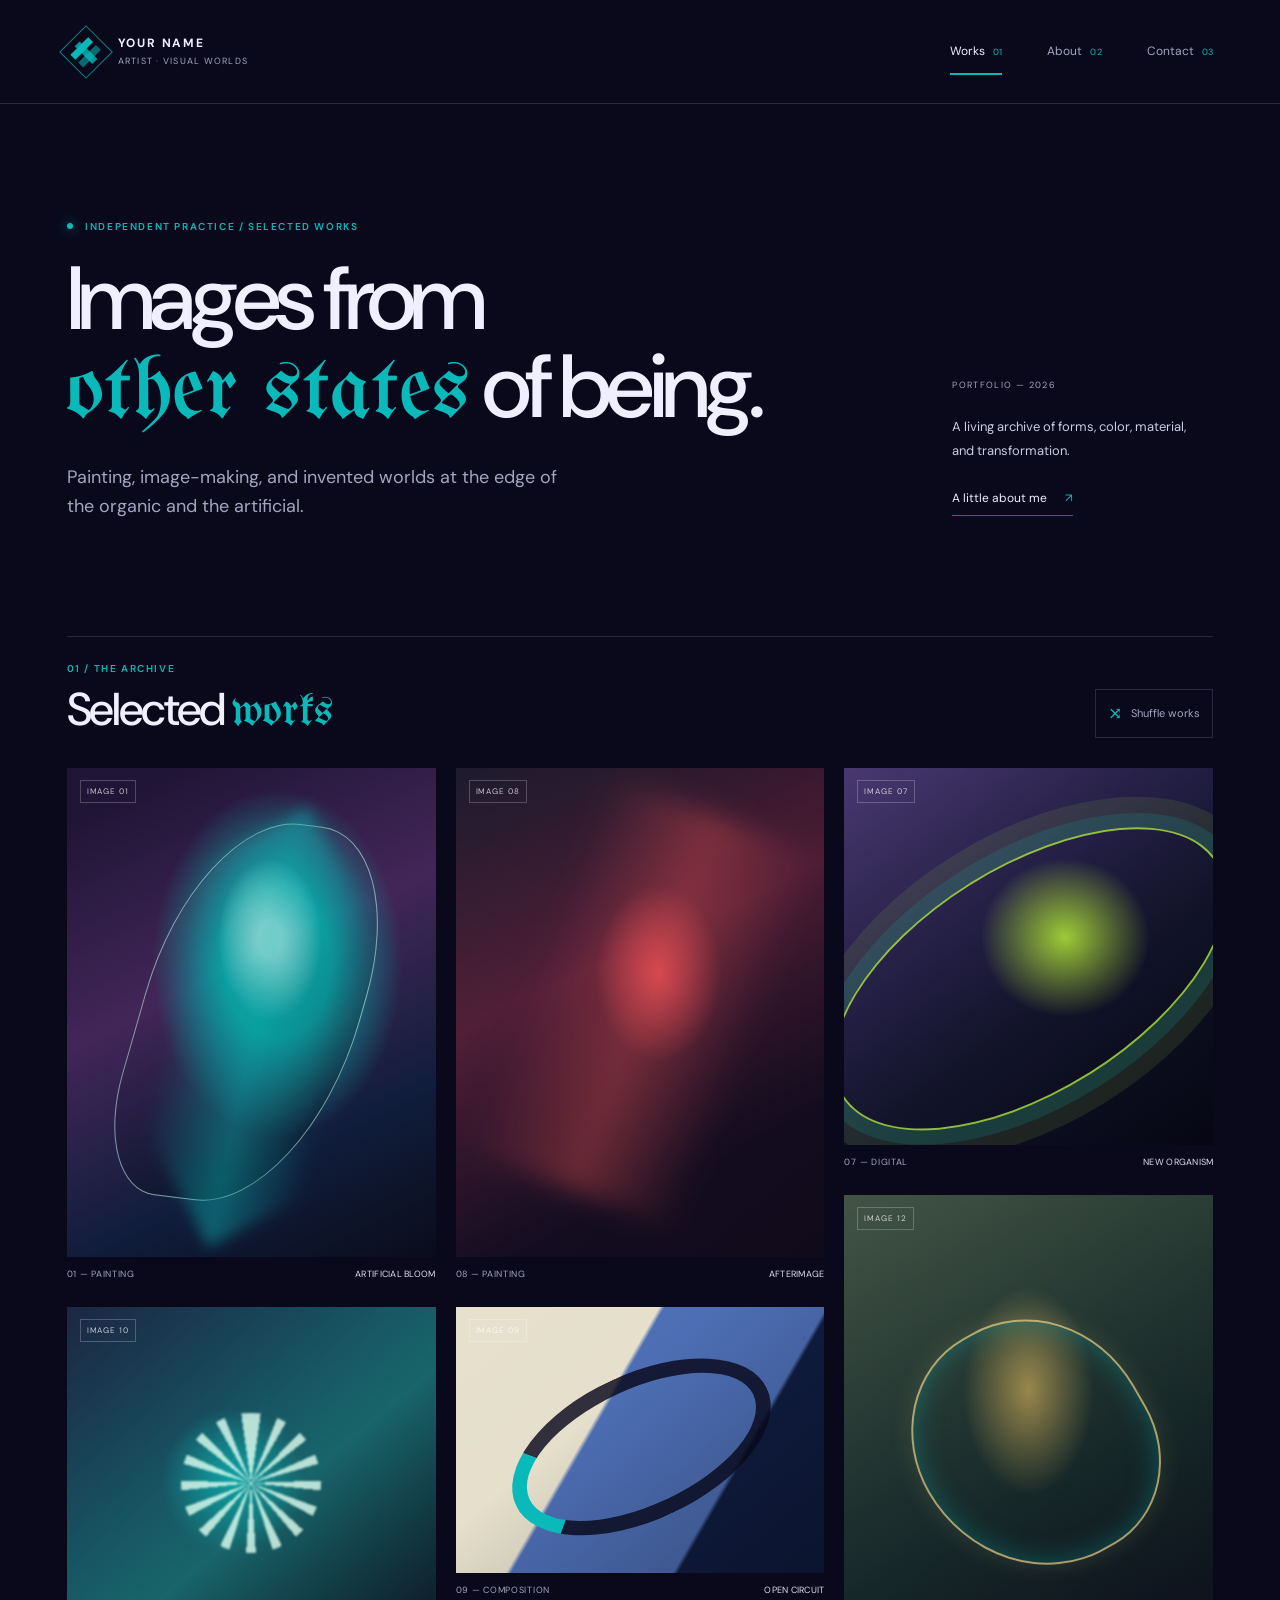
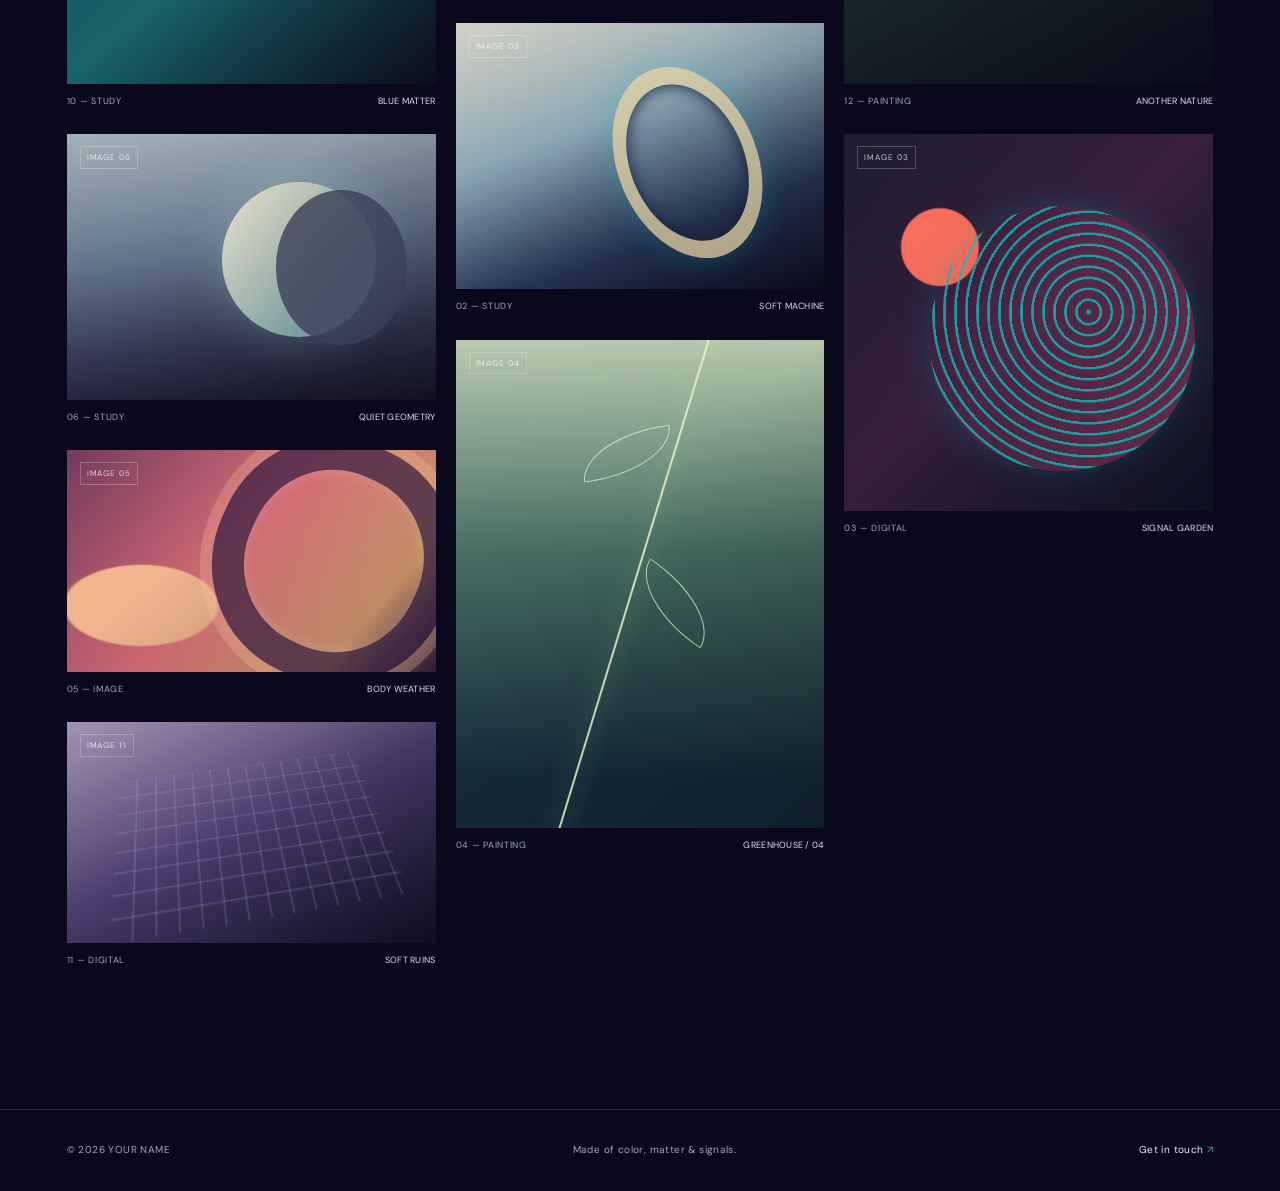
<file: index.html>
<!doctype html>
<html lang="en">
<head>
  <meta charset="utf-8">
  <meta name="viewport" content="width=device-width, initial-scale=1">
  <meta name="theme-color" content="#09091b">
  <meta name="description" content="An artist portfolio exploring painting, digital image-making, and constructed visual worlds.">
  <title>Selected Works — Artist Portfolio</title>
  <link rel="preconnect" href="https://fonts.googleapis.com">
  <link rel="preconnect" href="https://fonts.gstatic.com" crossorigin>
  <link href="https://fonts.googleapis.com/css2?family=DM+Sans:wght@400;500;600;700&family=UnifrakturMaguntia&display=swap" rel="stylesheet">
  <link rel="stylesheet" href="assets/css/style.css">
  <script src="assets/js/main.js" defer></script>
</head>
<body class="page-home">
  <header class="site-header">
    <a class="brand" href="index.html" aria-label="Artist portfolio home">
      <span class="brand-mark" aria-hidden="true"><span></span><span></span><span></span></span>
      <span class="brand-copy"><span class="brand-name">YOUR NAME</span><span class="brand-caption">ARTIST · VISUAL WORLDS</span></span>
    </a>
    <nav class="main-nav" aria-label="Main navigation">
      <a href="index.html" aria-current="page">Works <span class="nav-index">01</span></a>
      <a href="about.html">About <span class="nav-index">02</span></a>
      <a href="contact.html">Contact <span class="nav-index">03</span></a>
    </nav>
  </header>

  <main>
    <section class="home-intro" aria-labelledby="page-title">
      <div class="intro-main">
        <p class="eyebrow"><span class="status-dot"></span> Independent practice / Selected works</p>
        <h1 id="page-title">Images from<br><span class="gothic">other states</span> of being.</h1>
        <p class="intro-description">Painting, image-making, and invented worlds at the edge of the organic and the artificial.</p>
      </div>
      <div class="intro-side">
        <span class="side-index">PORTFOLIO — 2026</span>
        <p>A living archive of forms, color, material, and transformation.</p>
        <a class="text-link" href="about.html">A little about me <span aria-hidden="true">↗</span></a>
      </div>
    </section>

    <section class="work-section" aria-labelledby="work-heading">
      <div class="section-heading">
        <div>
          <p class="eyebrow">01 / The archive</p>
          <h2 id="work-heading">Selected <span class="gothic">works</span></h2>
        </div>
        <button class="shuffle-button" type="button" data-shuffle-button><span aria-hidden="true">⤨</span> Shuffle works</button>
      </div>
      <div class="gallery" data-shuffle-gallery aria-label="Selected artworks">
        <article class="artwork-card">
          <div class="artwork-placeholder visual-one shape-tall" role="img" aria-label="Abstract artwork placeholder, dark violet and turquoise layers"><span class="placeholder-tag">IMAGE 01</span><span class="placeholder-cross" aria-hidden="true"></span></div>
          <div class="artwork-meta"><span>01 — PAINTING</span><span>Artificial Bloom</span></div>
        </article>
        <article class="artwork-card">
          <div class="artwork-placeholder visual-two shape-landscape" role="img" aria-label="Abstract artwork placeholder, pale blue and warm ochre"><span class="placeholder-tag">IMAGE 02</span><span class="placeholder-orbit" aria-hidden="true"></span></div>
          <div class="artwork-meta"><span>02 — STUDY</span><span>Soft Machine</span></div>
        </article>
        <article class="artwork-card">
          <div class="artwork-placeholder visual-three shape-square" role="img" aria-label="Abstract artwork placeholder, red and midnight blue forms"><span class="placeholder-tag">IMAGE 03</span><span class="placeholder-disc" aria-hidden="true"></span></div>
          <div class="artwork-meta"><span>03 — DIGITAL</span><span>Signal Garden</span></div>
        </article>
        <article class="artwork-card">
          <div class="artwork-placeholder visual-four shape-tall" role="img" aria-label="Abstract artwork placeholder, green translucent layers"><span class="placeholder-tag">IMAGE 04</span><span class="placeholder-stem" aria-hidden="true"></span></div>
          <div class="artwork-meta"><span>04 — PAINTING</span><span>Greenhouse / 04</span></div>
        </article>
        <article class="artwork-card">
          <div class="artwork-placeholder visual-five shape-wide" role="img" aria-label="Abstract artwork placeholder, pink and orange organic shapes"><span class="placeholder-tag">IMAGE 05</span><span class="placeholder-rings" aria-hidden="true"></span></div>
          <div class="artwork-meta"><span>05 — IMAGE</span><span>Body Weather</span></div>
        </article>
        <article class="artwork-card">
          <div class="artwork-placeholder visual-six shape-landscape" role="img" aria-label="Abstract artwork placeholder, blue-grey atmospheric layers"><span class="placeholder-tag">IMAGE 06</span><span class="placeholder-moon" aria-hidden="true"></span></div>
          <div class="artwork-meta"><span>06 — STUDY</span><span>Quiet Geometry</span></div>
        </article>
        <article class="artwork-card">
          <div class="artwork-placeholder visual-seven shape-square" role="img" aria-label="Abstract artwork placeholder, acid green and violet"><span class="placeholder-tag">IMAGE 07</span><span class="placeholder-wave" aria-hidden="true"></span></div>
          <div class="artwork-meta"><span>07 — DIGITAL</span><span>New Organism</span></div>
        </article>
        <article class="artwork-card">
          <div class="artwork-placeholder visual-eight shape-tall" role="img" aria-label="Abstract artwork placeholder, deep red and black textures"><span class="placeholder-tag">IMAGE 08</span><span class="placeholder-flare" aria-hidden="true"></span></div>
          <div class="artwork-meta"><span>08 — PAINTING</span><span>Afterimage</span></div>
        </article>
        <article class="artwork-card">
          <div class="artwork-placeholder visual-nine shape-landscape" role="img" aria-label="Abstract artwork placeholder, cream and cobalt composition"><span class="placeholder-tag">IMAGE 09</span><span class="placeholder-loop" aria-hidden="true"></span></div>
          <div class="artwork-meta"><span>09 — COMPOSITION</span><span>Open Circuit</span></div>
        </article>
        <article class="artwork-card">
          <div class="artwork-placeholder visual-ten shape-square" role="img" aria-label="Abstract artwork placeholder, turquoise and charcoal forms"><span class="placeholder-tag">IMAGE 10</span><span class="placeholder-flower" aria-hidden="true"></span></div>
          <div class="artwork-meta"><span>10 — STUDY</span><span>Blue Matter</span></div>
        </article>
        <article class="artwork-card">
          <div class="artwork-placeholder visual-eleven shape-wide" role="img" aria-label="Abstract artwork placeholder, violet atmospheric field"><span class="placeholder-tag">IMAGE 11</span><span class="placeholder-grid" aria-hidden="true"></span></div>
          <div class="artwork-meta"><span>11 — DIGITAL</span><span>Soft Ruins</span></div>
        </article>
        <article class="artwork-card">
          <div class="artwork-placeholder visual-twelve shape-tall" role="img" aria-label="Abstract artwork placeholder, muted gold and dark green forms"><span class="placeholder-tag">IMAGE 12</span><span class="placeholder-shell" aria-hidden="true"></span></div>
          <div class="artwork-meta"><span>12 — PAINTING</span><span>Another Nature</span></div>
        </article>
      </div>
    </section>
  </main>

  <footer class="site-footer">
    <span>© <span data-year>2026</span> YOUR NAME</span>
    <span>Made of color, matter & signals.</span>
    <a href="contact.html">Get in touch <span aria-hidden="true">↗</span></a>
  </footer>
</body>
</html>
</file>
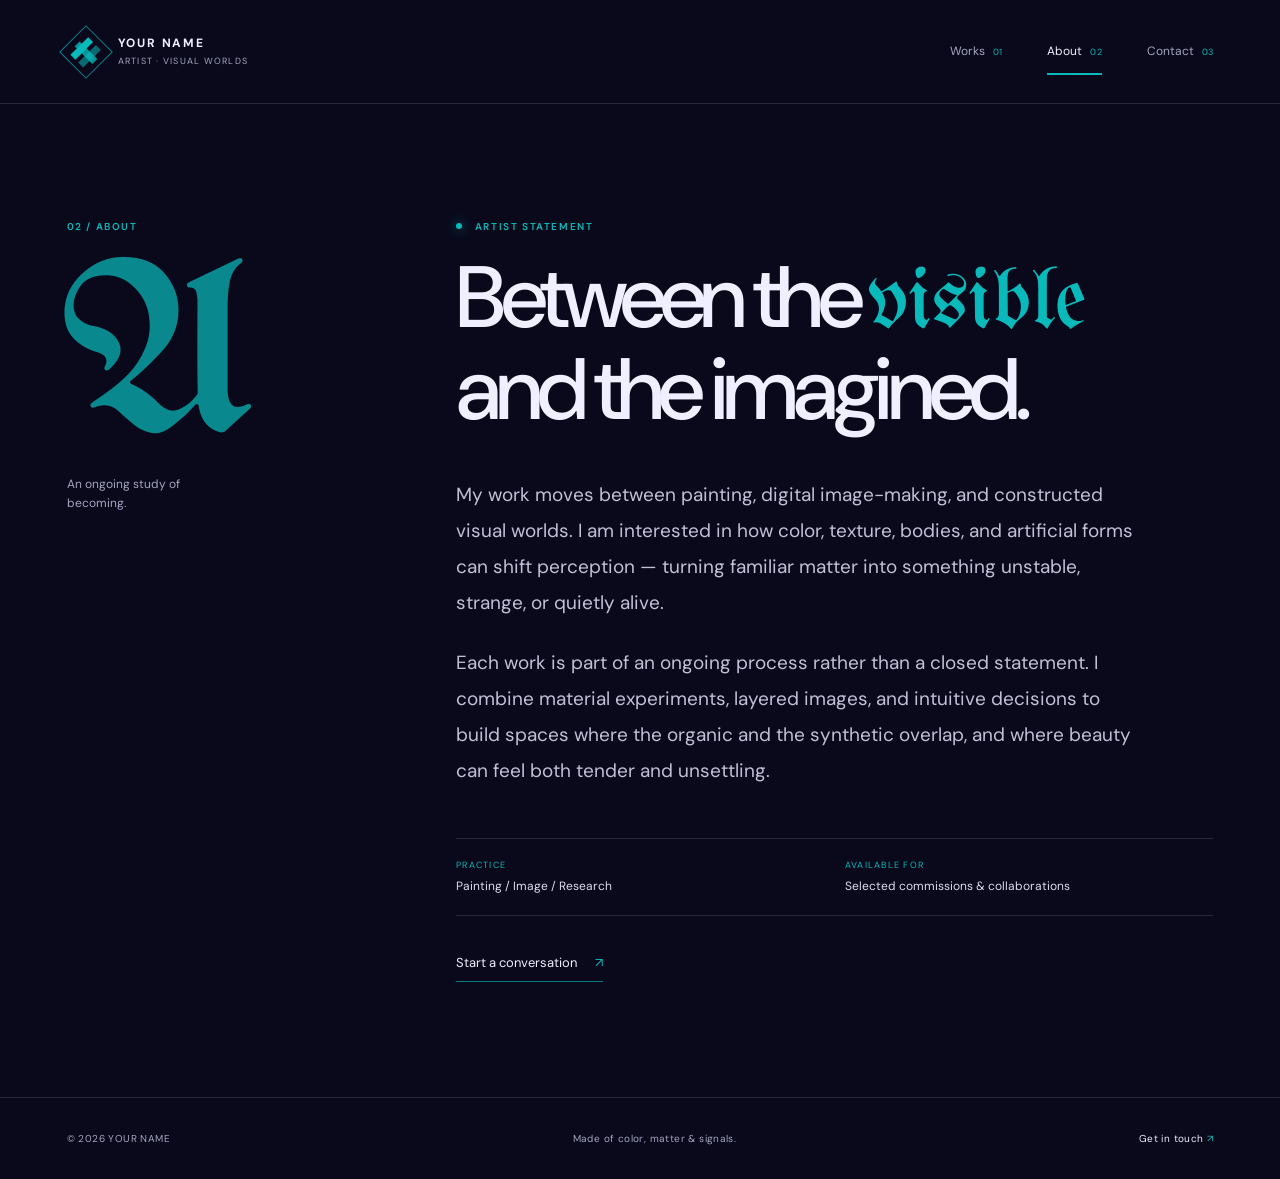
<file: about.html>
<!doctype html>
<html lang="en">
<head>
  <meta charset="utf-8">
  <meta name="viewport" content="width=device-width, initial-scale=1">
  <meta name="theme-color" content="#09091b">
  <meta name="description" content="About the artist and their creative practice.">
  <title>About — Artist Portfolio</title>
  <link rel="preconnect" href="https://fonts.googleapis.com">
  <link rel="preconnect" href="https://fonts.gstatic.com" crossorigin>
  <link href="https://fonts.googleapis.com/css2?family=DM+Sans:wght@400;500;600;700&family=UnifrakturMaguntia&display=swap" rel="stylesheet">
  <link rel="stylesheet" href="assets/css/style.css">
  <script src="assets/js/main.js" defer></script>
</head>
<body class="page-inner">
  <header class="site-header">
    <a class="brand" href="index.html" aria-label="Artist portfolio home">
      <span class="brand-mark" aria-hidden="true"><span></span><span></span><span></span></span>
      <span class="brand-copy"><span class="brand-name">YOUR NAME</span><span class="brand-caption">ARTIST · VISUAL WORLDS</span></span>
    </a>
    <nav class="main-nav" aria-label="Main navigation">
      <a href="index.html">Works <span class="nav-index">01</span></a>
      <a href="about.html" aria-current="page">About <span class="nav-index">02</span></a>
      <a href="contact.html">Contact <span class="nav-index">03</span></a>
    </nav>
  </header>

  <main class="inner-main about-layout">
    <aside class="inner-kicker">
      <p class="eyebrow">02 / About</p>
      <span class="giant-glyph gothic" aria-hidden="true">A</span>
      <p class="side-note">An ongoing study of becoming.</p>
    </aside>
    <article class="inner-content">
      <p class="eyebrow"><span class="status-dot"></span> Artist statement</p>
      <h1>Between the <span class="gothic">visible</span><br>and the imagined.</h1>
      <div class="prose">
        <p>My work moves between painting, digital image-making, and constructed visual worlds. I am interested in how color, texture, bodies, and artificial forms can shift perception — turning familiar matter into something unstable, strange, or quietly alive.</p>
        <p>Each work is part of an ongoing process rather than a closed statement. I combine material experiments, layered images, and intuitive decisions to build spaces where the organic and the synthetic overlap, and where beauty can feel both tender and unsettling.</p>
      </div>
      <div class="info-strip">
        <div><span class="strip-label">PRACTICE</span><span>Painting / Image / Research</span></div>
        <div><span class="strip-label">AVAILABLE FOR</span><span>Selected commissions & collaborations</span></div>
      </div>
      <a class="text-link larger-link" href="contact.html">Start a conversation <span aria-hidden="true">↗</span></a>
    </article>
  </main>

  <footer class="site-footer">
    <span>© <span data-year>2026</span> YOUR NAME</span>
    <span>Made of color, matter & signals.</span>
    <a href="contact.html">Get in touch <span aria-hidden="true">↗</span></a>
  </footer>
</body>
</html>
</file>
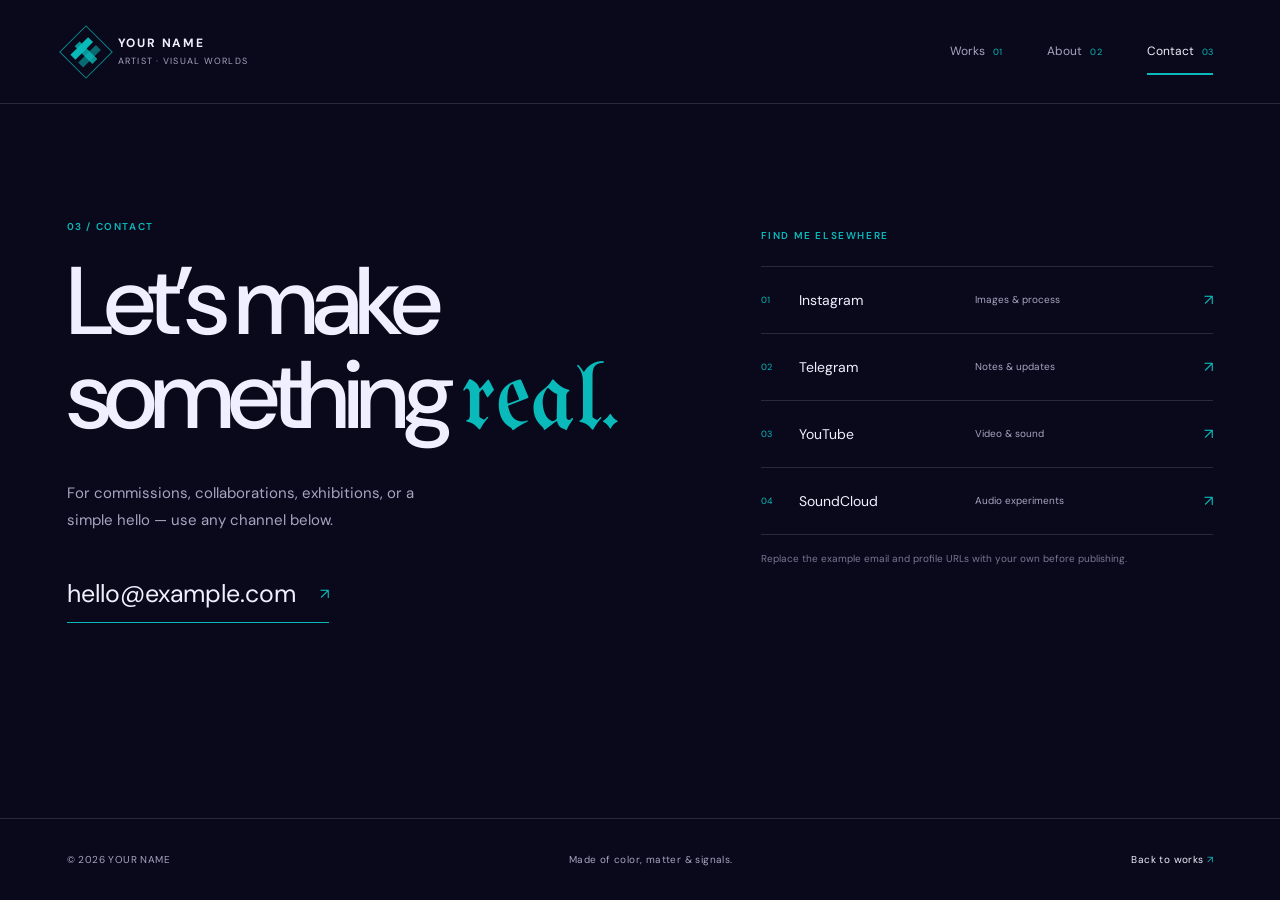
<file: contact.html>
<!doctype html>
<html lang="en">
<head>
  <meta charset="utf-8">
  <meta name="viewport" content="width=device-width, initial-scale=1">
  <meta name="theme-color" content="#09091b">
  <meta name="description" content="Contact and social links for the artist.">
  <title>Contact — Artist Portfolio</title>
  <link rel="preconnect" href="https://fonts.googleapis.com">
  <link rel="preconnect" href="https://fonts.gstatic.com" crossorigin>
  <link href="https://fonts.googleapis.com/css2?family=DM+Sans:wght@400;500;600;700&family=UnifrakturMaguntia&display=swap" rel="stylesheet">
  <link rel="stylesheet" href="assets/css/style.css">
  <script src="assets/js/main.js" defer></script>
</head>
<body class="page-inner">
  <header class="site-header">
    <a class="brand" href="index.html" aria-label="Artist portfolio home">
      <span class="brand-mark" aria-hidden="true"><span></span><span></span><span></span></span>
      <span class="brand-copy"><span class="brand-name">YOUR NAME</span><span class="brand-caption">ARTIST · VISUAL WORLDS</span></span>
    </a>
    <nav class="main-nav" aria-label="Main navigation">
      <a href="index.html">Works <span class="nav-index">01</span></a>
      <a href="about.html">About <span class="nav-index">02</span></a>
      <a href="contact.html" aria-current="page">Contact <span class="nav-index">03</span></a>
    </nav>
  </header>

  <main class="inner-main contact-layout">
    <section class="contact-heading">
      <p class="eyebrow">03 / Contact</p>
      <h1>Let’s make<br>something <span class="gothic">real.</span></h1>
      <p class="contact-intro">For commissions, collaborations, exhibitions, or a simple hello — use any channel below.</p>
      <a class="email-link" href="mailto:hello@example.com">hello@example.com <span aria-hidden="true">↗</span></a>
    </section>
    <section class="social-section" aria-labelledby="social-heading">
      <p class="eyebrow" id="social-heading">Find me elsewhere</p>
      <div class="social-list">
        <a href="https://instagram.com/yourusername" target="_blank" rel="noreferrer"><span class="social-number">01</span><span class="social-name">Instagram</span><span class="social-note">Images & process</span><span class="social-arrow" aria-hidden="true">↗</span></a>
        <a href="https://t.me/yourusername" target="_blank" rel="noreferrer"><span class="social-number">02</span><span class="social-name">Telegram</span><span class="social-note">Notes & updates</span><span class="social-arrow" aria-hidden="true">↗</span></a>
        <a href="https://youtube.com/@yourusername" target="_blank" rel="noreferrer"><span class="social-number">03</span><span class="social-name">YouTube</span><span class="social-note">Video & sound</span><span class="social-arrow" aria-hidden="true">↗</span></a>
        <a href="https://soundcloud.com/yourusername" target="_blank" rel="noreferrer"><span class="social-number">04</span><span class="social-name">SoundCloud</span><span class="social-note">Audio experiments</span><span class="social-arrow" aria-hidden="true">↗</span></a>
      </div>
      <p class="small-note">Replace the example email and profile URLs with your own before publishing.</p>
    </section>
  </main>

  <footer class="site-footer">
    <span>© <span data-year>2026</span> YOUR NAME</span>
    <span>Made of color, matter & signals.</span>
    <a href="index.html">Back to works <span aria-hidden="true">↗</span></a>
  </footer>
</body>
</html>
</file>
<file: assets/css/style.css>
:root {
  color-scheme: dark;
  --bg: #09091b;
  --bg-soft: #101027;
  --bg-card: #14142c;
  --line: rgba(220, 221, 255, 0.15);
  --text: #f0efff;
  --muted: #a5a5c1;
  --accent: #0ABABA;
  --accent-soft: rgba(10, 186, 186, 0.16);
  --sans: "DM Sans", "Helvetica Neue", Arial, sans-serif;
  --gothic: "UnifrakturMaguntia", Georgia, serif;
  --page-width: 1440px;
  --page-pad: clamp(20px, 5.2vw, 82px);
}

* { box-sizing: border-box; }
html { scroll-behavior: smooth; }
body {
  margin: 0;
  background: var(--bg);
  color: var(--text);
  font-family: var(--sans);
  font-size: 15px;
  line-height: 1.6;
  -webkit-font-smoothing: antialiased;
}
::selection { background: var(--accent); color: var(--bg); }
a { color: inherit; text-decoration: none; }
button { font: inherit; }
button:focus-visible, a:focus-visible { outline: 2px solid var(--accent); outline-offset: 5px; }

.site-header, main, .site-footer {
  width: min(100%, var(--page-width));
  margin-inline: auto;
  padding-inline: var(--page-pad);
}
.site-header {
  min-height: 104px;
  display: flex;
  align-items: center;
  justify-content: space-between;
  gap: 28px;
  border-bottom: 1px solid var(--line);
}
.brand { display: inline-flex; align-items: center; gap: 13px; min-width: 220px; }
.brand-mark {
  width: 38px; height: 38px; position: relative; display: block;
  border: 1px solid rgba(10, 186, 186, .7); transform: rotate(45deg);
}
.brand-mark span { position: absolute; background: var(--accent); display: block; }
.brand-mark span:nth-child(1) { width: 7px; height: 25px; left: 9px; top: 6px; }
.brand-mark span:nth-child(2) { width: 7px; height: 25px; left: 20px; top: 6px; opacity: .55; }
.brand-mark span:nth-child(3) { height: 7px; width: 25px; left: 6px; top: 15px; opacity: .8; }
.brand-copy { display: grid; gap: 1px; }
.brand-name { font-size: 12px; font-weight: 700; letter-spacing: .15em; }
.brand-caption { color: var(--muted); font-size: 9px; letter-spacing: .14em; }
.main-nav { display: flex; align-items: center; gap: clamp(18px, 3.5vw, 52px); }
.main-nav a { color: var(--muted); font-size: 12px; transition: color .2s ease; }
.main-nav a:hover, .main-nav a[aria-current="page"] { color: var(--text); }
.main-nav a[aria-current="page"] { position: relative; }
.main-nav a[aria-current="page"]::after { content: ""; position: absolute; height: 2px; left: 0; right: 0; bottom: -14px; background: var(--accent); }
.nav-index { margin-left: 5px; color: var(--accent); font-size: 9px; letter-spacing: .04em; }

.home-intro { padding-block: clamp(62px, 9vw, 132px) clamp(72px, 9vw, 124px); display: grid; grid-template-columns: minmax(0, 1.5fr) minmax(180px, .5fr); align-items: end; gap: clamp(36px, 8vw, 120px); }
.eyebrow { margin: 0 0 20px; color: var(--accent); font-size: 10px; font-weight: 600; letter-spacing: .16em; text-transform: uppercase; }
.status-dot { display: inline-block; height: 6px; width: 6px; border-radius: 50%; margin: 0 9px 1px 0; background: var(--accent); box-shadow: 0 0 12px rgba(10, 186, 186, .75); }
h1, h2, p { margin-top: 0; }
.home-intro h1, .inner-content h1, .contact-heading h1 { max-width: 900px; margin-bottom: 25px; font-size: clamp(46px, 7vw, 96px); line-height: .98; font-weight: 500; letter-spacing: -.065em; }
.gothic { font-family: var(--gothic); font-weight: 400; letter-spacing: 0; color: var(--accent); }
.intro-description { max-width: 520px; margin: 0; color: var(--muted); font-size: clamp(15px, 1.5vw, 18px); }
.intro-side { max-width: 235px; padding-bottom: 4px; }
.side-index { color: var(--muted); font-size: 9px; letter-spacing: .15em; }
.intro-side p { margin: 20px 0 23px; color: #cbcbe0; font-size: 13px; line-height: 1.8; }
.text-link { display: inline-flex; gap: 18px; align-items: center; padding-bottom: 7px; border-bottom: 1px solid rgba(10,186,186,.65); font-size: 12px; transition: gap .2s ease, color .2s ease; }
.text-link span, .site-footer a span { color: var(--accent); }
.text-link:hover { gap: 25px; color: var(--accent); }
.work-section { padding-bottom: clamp(70px, 9vw, 130px); }
.section-heading { display: flex; align-items: end; justify-content: space-between; gap: 24px; margin-bottom: 30px; padding-top: 24px; border-top: 1px solid var(--line); }
.section-heading .eyebrow { margin-bottom: 7px; }
.section-heading h2 { margin: 0; font-size: clamp(30px, 4vw, 46px); line-height: 1.1; font-weight: 500; letter-spacing: -.05em; }
.shuffle-button { flex: 0 0 auto; display: inline-flex; align-items: center; gap: 9px; padding: 10px 12px; color: var(--muted); background: transparent; border: 1px solid var(--line); cursor: pointer; font-size: 11px; transition: border-color .2s ease, color .2s ease; }
.shuffle-button span { color: var(--accent); font-size: 17px; }
.shuffle-button:hover { color: var(--text); border-color: var(--accent); }
.gallery { columns: 3 245px; column-gap: 20px; }
.artwork-card { display: inline-block; width: 100%; margin: 0 0 26px; break-inside: avoid; animation: appear .45s ease both; }
.artwork-photo { display: block; width: 100%; height: auto; object-fit: cover; }
.artwork-placeholder { position: relative; width: 100%; overflow: hidden; isolation: isolate; background: var(--bg-card); }
.artwork-placeholder::before, .artwork-placeholder::after { content: ""; position: absolute; pointer-events: none; }
.artwork-placeholder::before { inset: 0; z-index: -1; background: linear-gradient(140deg, rgba(255,255,255,.05), transparent 38%, rgba(0,0,0,.3)); }
.shape-tall { aspect-ratio: 4 / 5.3; }
.shape-landscape { aspect-ratio: 5 / 3.6; }
.shape-square { aspect-ratio: 1 / 1.02; }
.shape-wide { aspect-ratio: 5 / 3; }
.placeholder-tag { position: absolute; left: 13px; top: 12px; z-index: 3; padding: 4px 6px; color: rgba(255,255,255,.75); border: 1px solid rgba(255,255,255,.22); font-size: 8px; letter-spacing: .12em; }
.visual-one { background: radial-gradient(ellipse at 55% 35%, #b9d9d4 0 4%, transparent 18%), radial-gradient(ellipse at 57% 40%, #0d979b 0 18%, transparent 42%), linear-gradient(154deg, #201536 8%, #422658 42%, #101d3b 74%, #0a0c1b); }
.visual-one::before { inset: 10% 21%; border: 1px solid rgba(206,255,241,.55); transform: rotate(16deg) skewY(-9deg); border-radius: 48% 42% 51% 30%; }
.visual-one::after { width: 80%; height: 70%; left: 12%; top: 18%; background: linear-gradient(130deg, transparent 30%, rgba(10,186,186,.44), transparent 68%); transform: rotate(-28deg); filter: blur(7px); }
.visual-two { background: linear-gradient(160deg, #d0d0c1, #8ca6b3 38%, #29385a 72%, #101026); }
.placeholder-orbit { position: absolute; width: 54%; aspect-ratio: 1; right: 10%; top: 15%; border-radius: 50%; border: 18px solid rgba(229, 211, 165, .75); box-shadow: inset 0 0 20px #13213b, 0 0 35px rgba(10,186,186,.25); transform: rotate(-23deg) scaleX(.7); }
.visual-three { background: radial-gradient(circle at 26% 30%, #f86a58 0 10%, transparent 10.5%), linear-gradient(135deg, #131226, #39213f 48%, #11182d); }
.placeholder-disc { position: absolute; width: 72%; aspect-ratio: 1; top: 19%; left: 23%; border-radius: 50%; background: repeating-radial-gradient(circle at 60% 40%, rgba(10,186,186,.8) 0 2px, transparent 3px 11px), linear-gradient(120deg, transparent, rgba(204,75,115,.45)); box-shadow: 0 0 35px rgba(10,186,186,.2); }
.visual-four { background: linear-gradient(180deg, #b4c7ab, #466d62 43%, #172d3d 90%); }
.placeholder-stem { position: absolute; width: 2px; height: 120%; top: -10%; left: 48%; background: rgba(234,242,199,.85); transform: rotate(17deg); box-shadow: 0 0 25px rgba(191,239,172,.6); }
.placeholder-stem::before, .placeholder-stem::after { content: ""; position: absolute; width: 90px; height: 45px; border: 1px solid rgba(210,255,202,.75); border-radius: 100% 0 100% 0; }
.placeholder-stem::before { top: 25%; left: -90px; transform: rotate(-24deg); }
.placeholder-stem::after { top: 47%; left: 0; transform: rotate(17deg) scaleX(-1); }
.visual-five { background: radial-gradient(ellipse at 20% 70%, #f0b48e 0 18%, transparent 19%), linear-gradient(130deg, #6c3155, #d56d76 45%, #edab7d 80%, #3d244a); }
.placeholder-rings { position: absolute; width: 65%; height: 110%; right: -5%; top: -5%; border: 32px solid rgba(40,24,62,.65); border-radius: 48%; transform: rotate(25deg); box-shadow: 0 0 0 12px rgba(245,201,155,.26), inset 0 0 15px rgba(255,255,255,.18); }
.visual-six { background: linear-gradient(174deg, #9fadb4, #64758b 42%, #343954 75%, #19172b); }
.placeholder-moon { position: absolute; width: 42%; aspect-ratio: 1; right: 16%; top: 18%; border-radius: 50%; background: linear-gradient(130deg, #ede4cb, #7b9d9f 70%); box-shadow: 0 0 48px rgba(183,225,226,.26); }
.placeholder-moon::after { content: ""; position: absolute; inset: 5% -20% -5% 35%; border-radius: 50%; background: #394158; opacity: .8; }
.visual-seven { background: radial-gradient(ellipse at 60% 45%, #a9d93a, transparent 27%), linear-gradient(145deg, #3e2e68, #13152d 63%, #09091b); }
.placeholder-wave { position: absolute; width: 120%; height: 60%; left: -10%; top: 26%; border: 2px solid rgba(175,232,65,.8); border-radius: 50%; transform: rotate(-32deg); box-shadow: 0 0 0 15px rgba(10,186,186,.15), 0 0 0 32px rgba(175,232,65,.1); }
.visual-eight { background: radial-gradient(ellipse at 55% 42%, #d34552, transparent 22%), linear-gradient(155deg, #100f22, #501e37 40%, #170f26 78%); }
.placeholder-flare { position: absolute; width: 62%; height: 82%; left: 20%; top: 7%; background: linear-gradient(90deg, transparent, rgba(242,87,83,.35), transparent); filter: blur(12px); transform: rotate(21deg); }
.visual-nine { background: linear-gradient(120deg, #e5dfcb 0 39%, #4d6eb4 40% 71%, #101d42 72%); }
.placeholder-loop { position: absolute; width: 75%; height: 55%; left: 13%; top: 25%; border: 15px solid rgba(9,9,27,.82); border-left-color: #0ABABA; border-radius: 50%; transform: rotate(-25deg); }
.visual-ten { background: radial-gradient(circle at 45% 46%, rgba(10,186,186,.8), transparent 25%), linear-gradient(140deg, #101b39, #1a6d73 54%, #111326); }
.placeholder-flower { position: absolute; width: 38%; aspect-ratio: 1; left: 31%; top: 28%; background: repeating-conic-gradient(from 0deg, rgba(224,255,241,.8) 0deg 8deg, transparent 8deg 22deg); border-radius: 50%; filter: blur(1px); }
.visual-eleven { background: linear-gradient(155deg, #9e8dad, #4d3e71 48%, #16142e); }
.placeholder-grid { position: absolute; inset: 14%; background: repeating-linear-gradient(90deg, transparent 0 18px, rgba(205,203,255,.18) 19px 20px), repeating-linear-gradient(0deg, transparent 0 18px, rgba(205,203,255,.16) 19px 20px); transform: perspective(190px) rotateX(18deg) rotateZ(-9deg); }
.visual-twelve { background: radial-gradient(ellipse at 50% 40%, #9d8b4e, transparent 25%), linear-gradient(155deg, #394b3c, #182b2c 60%, #101024); }
.placeholder-shell { position: absolute; width: 63%; height: 52%; left: 20%; top: 25%; border: 2px solid rgba(235,212,137,.7); border-radius: 48% 52% 43% 57%; transform: rotate(-30deg); box-shadow: inset 0 0 28px rgba(10,186,186,.35), 0 0 25px rgba(235,212,137,.14); }
.artwork-meta { display: flex; justify-content: space-between; gap: 12px; padding-top: 10px; color: var(--muted); font-size: 9px; letter-spacing: .08em; text-transform: uppercase; }
.artwork-meta span:last-child { color: #e0deef; text-align: right; letter-spacing: .03em; }
@keyframes appear { from { opacity: .45; transform: translateY(5px); } to { opacity: 1; transform: translateY(0); } }

.site-footer { display: flex; align-items: center; justify-content: space-between; gap: 18px; min-height: 82px; border-top: 1px solid var(--line); color: var(--muted); font-size: 10px; letter-spacing: .04em; }
.site-footer a { color: var(--text); }
.site-footer a:hover { color: var(--accent); }

/* Interior pages */
.inner-main { min-height: calc(100vh - 186px); padding-top: clamp(65px, 9vw, 125px); padding-bottom: clamp(70px, 9vw, 130px); }
.about-layout { display: grid; grid-template-columns: minmax(150px, .55fr) minmax(0, 1.45fr); gap: clamp(34px, 8vw, 120px); }
.inner-kicker { position: relative; }
.giant-glyph { display: block; margin: 33px 0 12px -8px; color: rgba(10,186,186,.72); font-size: clamp(115px, 19vw, 260px); line-height: .8; }
.side-note { max-width: 160px; color: var(--muted); font-size: 12px; }
.inner-content h1 { font-size: clamp(44px, 6.8vw, 88px); margin-bottom: 44px; }
.prose { max-width: 680px; color: #c1c0d6; font-size: clamp(16px, 1.7vw, 19px); line-height: 1.9; }
.prose p { margin-bottom: 24px; }
.info-strip { display: grid; grid-template-columns: 1fr 1fr; gap: 20px; margin: 48px 0 34px; padding-block: 19px; border-block: 1px solid var(--line); }
.info-strip > div { display: grid; gap: 5px; color: #dedced; font-size: 12px; }
.strip-label { color: var(--accent); font-size: 9px; letter-spacing: .14em; }
.larger-link { font-size: 13px; }
.contact-layout { display: grid; grid-template-columns: minmax(0, 1fr) minmax(300px, .8fr); gap: clamp(45px, 10vw, 150px); align-items: start; }
.contact-heading h1 { font-size: clamp(54px, 7.5vw, 100px); margin-bottom: 30px; }
.contact-intro { max-width: 370px; color: var(--muted); font-size: 15px; line-height: 1.8; }
.email-link { display: inline-flex; align-items: center; gap: 24px; margin-top: 25px; padding-bottom: 8px; border-bottom: 1px solid var(--accent); font-size: clamp(18px, 2.1vw, 25px); }
.email-link span { color: var(--accent); font-size: 15px; }
.social-section { padding-top: 9px; }
.social-section > .eyebrow { margin-bottom: 22px; }
.social-list { border-top: 1px solid var(--line); }
.social-list a { display: grid; grid-template-columns: 28px minmax(100px, .8fr) minmax(100px, 1fr) 20px; align-items: center; gap: 10px; min-height: 67px; border-bottom: 1px solid var(--line); transition: background .2s ease, padding .2s ease; }
.social-list a:hover { background: rgba(10,186,186,.045); padding-inline: 9px; }
.social-number { color: var(--accent); font-size: 9px; }
.social-name { font-size: 14px; }
.social-note { color: var(--muted); font-size: 10px; }
.social-arrow { justify-self: end; color: var(--accent); }
.small-note { margin-top: 16px; color: #777794; font-size: 10px; line-height: 1.6; }

@media (min-width: 1500px) { .gallery { columns: 4 240px; } }
@media (max-width: 820px) {
  .site-header { min-height: 88px; }
  .brand { min-width: 0; }
  .brand-caption { display: none; }
  .home-intro { grid-template-columns: 1fr; gap: 30px; padding-top: 78px; }
  .intro-side { max-width: 440px; display: grid; grid-template-columns: 1fr 1fr; column-gap: 20px; }
  .intro-side .side-index { grid-column: 1 / -1; }
  .intro-side p { margin: 10px 0 0; }
  .intro-side .text-link { align-self: end; justify-self: start; }
  .gallery { columns: 2 220px; }
  .about-layout { grid-template-columns: 1fr; gap: 30px; }
  .inner-kicker { display: flex; align-items: center; gap: 20px; }
  .inner-kicker .eyebrow { margin: 0; }
  .giant-glyph { margin: 0; font-size: 90px; }
  .side-note { margin: 0; max-width: none; }
  .contact-layout { grid-template-columns: 1fr; gap: 65px; }
  .social-section { max-width: 650px; width: 100%; }
}
@media (max-width: 560px) {
  :root { --page-pad: 19px; }
  .site-header { align-items: center; flex-wrap: wrap; padding-block: 17px; gap: 18px; }
  .brand { gap: 10px; }
  .brand-mark { width: 30px; height: 30px; }
  .brand-mark span:nth-child(1), .brand-mark span:nth-child(2) { height: 19px; top: 5px; width: 5px; }
  .brand-mark span:nth-child(1) { left: 7px; }
  .brand-mark span:nth-child(2) { left: 17px; }
  .brand-mark span:nth-child(3) { height: 5px; width: 19px; left: 5px; top: 12px; }
  .brand-name { font-size: 10px; }
  .main-nav { width: 100%; justify-content: space-between; gap: 12px; padding-top: 5px; }
  .main-nav a[aria-current="page"]::after { bottom: -8px; }
  .home-intro { padding-top: 62px; padding-bottom: 66px; }
  .home-intro h1 { font-size: clamp(46px, 13vw, 68px); }
  .intro-side { grid-template-columns: 1fr; }
  .intro-side p { margin: 12px 0 16px; }
  .section-heading { align-items: start; flex-direction: column; }
  .gallery { columns: 2 145px; column-gap: 12px; }
  .artwork-card { margin-bottom: 20px; }
  .artwork-meta { display: grid; gap: 3px; font-size: 8px; }
  .artwork-meta span:last-child { text-align: left; }
  .placeholder-tag { left: 8px; top: 8px; font-size: 7px; }
  .site-footer { align-items: start; flex-direction: column; justify-content: center; gap: 7px; padding-block: 22px; }
  .inner-main { padding-top: 55px; }
  .inner-content h1 { font-size: clamp(42px, 12vw, 61px); }
  .prose { font-size: 15px; }
  .info-strip { grid-template-columns: 1fr; gap: 15px; }
  .contact-heading h1 { font-size: clamp(50px, 14vw, 75px); }
  .social-list a { grid-template-columns: 22px minmax(82px, .8fr) minmax(70px, 1fr) 15px; gap: 7px; }
  .social-name { font-size: 12px; }
  .social-note { font-size: 9px; }
}
@media (prefers-reduced-motion: reduce) {
  html { scroll-behavior: auto; }
  *, *::before, *::after { animation-duration: .01ms !important; animation-iteration-count: 1 !important; transition-duration: .01ms !important; }
}
</file>
